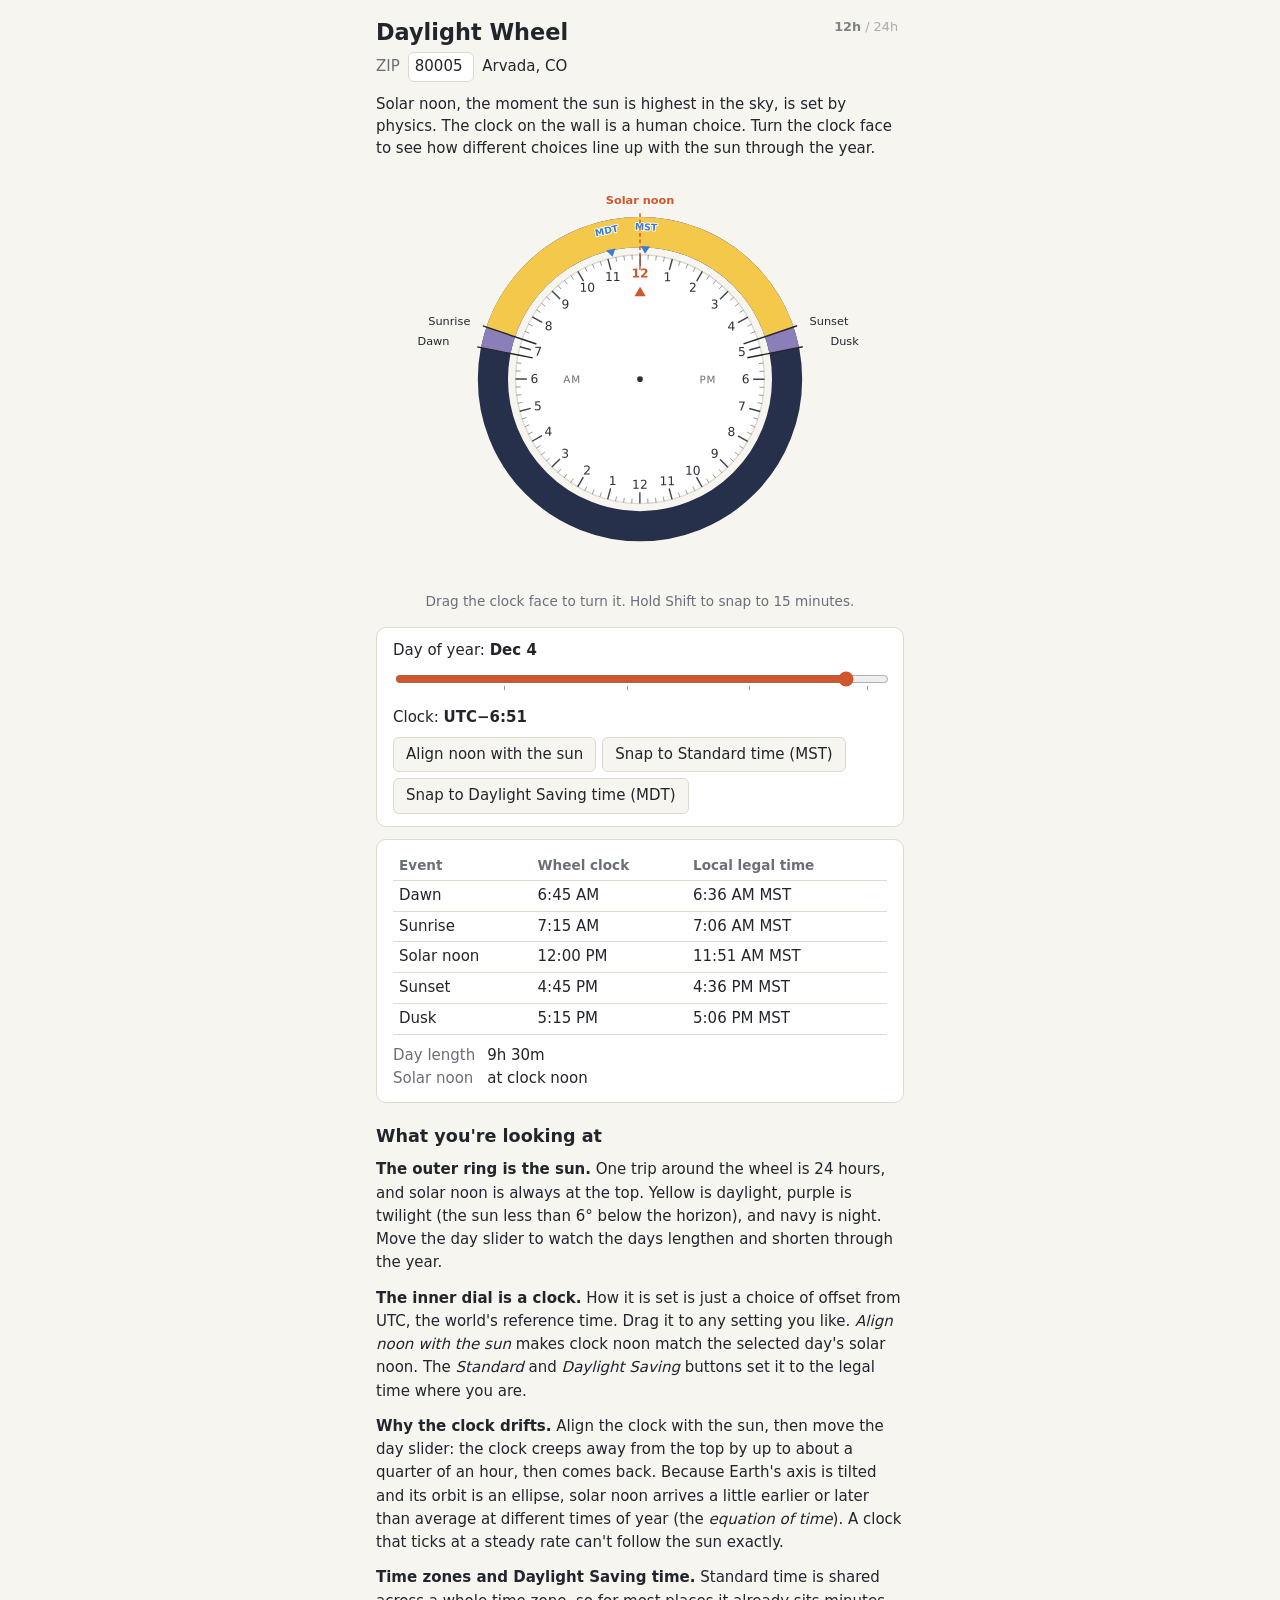
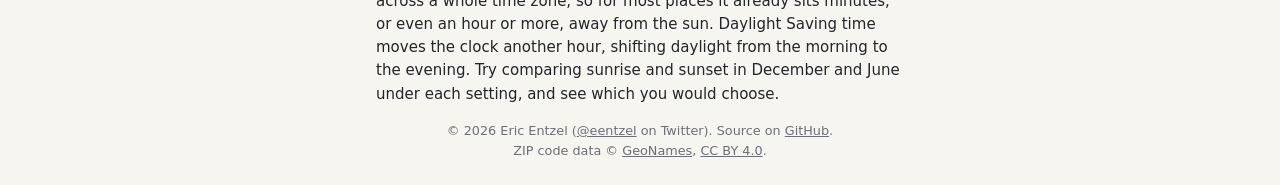
<file: index.html>
<!doctype html>
<html lang="en">
<head>
  <meta charset="utf-8">
  <meta name="viewport" content="width=device-width, initial-scale=1">
  <title>Daylight Wheel</title>
  <link rel="stylesheet" href="style.css">
  <script type="module" src="js/app.js"></script>
</head>
<body>
  <main>
    <header>
      <h1>Daylight Wheel</h1>
      <div class="location">
        <label for="zip">ZIP</label>
        <!-- Not an address form field: opt out of browser and password-manager autofill
             (1Password, LastPass, Bitwarden, Dashlane). -->
        <input id="zip" type="text" inputmode="numeric" maxlength="5"
          autocomplete="off" spellcheck="false"
          data-1p-ignore data-lpignore="true" data-bwignore data-form-type="other">
        <span id="place"></span>
        <span id="zip-status" class="zip-status" role="status"></span>
      </div>
      <button id="hour-format" class="corner-toggle" type="button"
        aria-label="Switch between 12-hour and 24-hour time">
        <span class="h12">12h</span> / <span class="h24">24h</span>
      </button>
    </header>

    <p class="intro">
      Solar noon, the moment the sun is highest in the sky, is set by physics. The clock
      on the wall is a human choice. Turn the clock face to see how different choices
      line up with the sun through the year.
    </p>

    <section class="wheel-wrap">
      <svg id="wheel" aria-label="Sun and clock wheel"></svg>
      <p class="hint">Drag the clock face to turn it. Hold Shift to snap to 15 minutes.</p>
    </section>

    <section class="controls">
      <label for="day">Day of year: <strong id="day-label"></strong></label>
      <input id="day" type="range" min="1" max="365" step="1" list="day-marks">
      <datalist id="day-marks"></datalist>

      <div class="offset-row">
        <span>Clock: <strong id="offset"></strong></span>
        <div class="offset-buttons">
          <button id="reset" type="button">Align noon with the sun</button>
        </div>
      </div>
    </section>

    <section class="readout">
      <table>
        <thead>
          <tr><th>Event</th><th>Wheel clock</th><th>Local legal time</th></tr>
        </thead>
        <tbody id="readout-body"></tbody>
      </table>
      <dl>
        <dt>Day length</dt><dd id="day-length"></dd>
        <dt>Solar noon</dt><dd id="noon-drift"></dd>
      </dl>
    </section>

    <section class="about">
      <h2>What you're looking at</h2>
      <p>
        <strong>The outer ring is the sun.</strong> One trip around the wheel is 24 hours,
        and solar noon is always at the top. Yellow is daylight, purple is twilight (the
        sun less than 6° below the horizon), and navy is night. Move the day slider to
        watch the days lengthen and shorten through the year.
      </p>
      <p>
        <strong>The inner dial is a clock.</strong> How it is set is just a choice of offset
        from UTC, the world's reference time. Drag it to any setting you like.
        <em>Align noon with the sun</em> makes clock noon match the selected day's solar
        noon. The <em>Standard</em> and <em>Daylight Saving</em> buttons set it to the
        legal time where you are.
      </p>
      <p>
        <strong>Why the clock drifts.</strong> Align the clock with the sun, then move the
        day slider: the clock creeps away from the top by up to about a quarter of an hour,
        then comes back. Because Earth's axis is tilted and its orbit is an ellipse, solar
        noon arrives a little earlier or later than average at different times of year
        (the <em>equation of time</em>). A clock that ticks at a steady rate can't follow
        the sun exactly.
      </p>
      <p>
        <strong>Time zones and Daylight Saving time.</strong> Standard time is shared
        across a whole time zone, so for most places it already sits minutes, or even an
        hour or more, away from the sun. Daylight Saving time moves the clock another hour,
        shifting daylight from the morning to the evening. Try comparing sunrise and sunset
        in December and June under each setting, and see which you would choose.
      </p>
    </section>

    <footer>
      <p>
        © 2026 Eric Entzel (<a href="https://twitter.com/eentzel">@eentzel</a> on Twitter).
        Source on <a href="https://github.com/eentzel/daylightwheel">GitHub</a>.
      </p>
      <p>
        ZIP code data © <a href="https://www.geonames.org/">GeoNames</a>,
        <a href="https://creativecommons.org/licenses/by/4.0/">CC BY 4.0</a>.
      </p>
    </footer>
  </main>
</body>
</html>
</file>
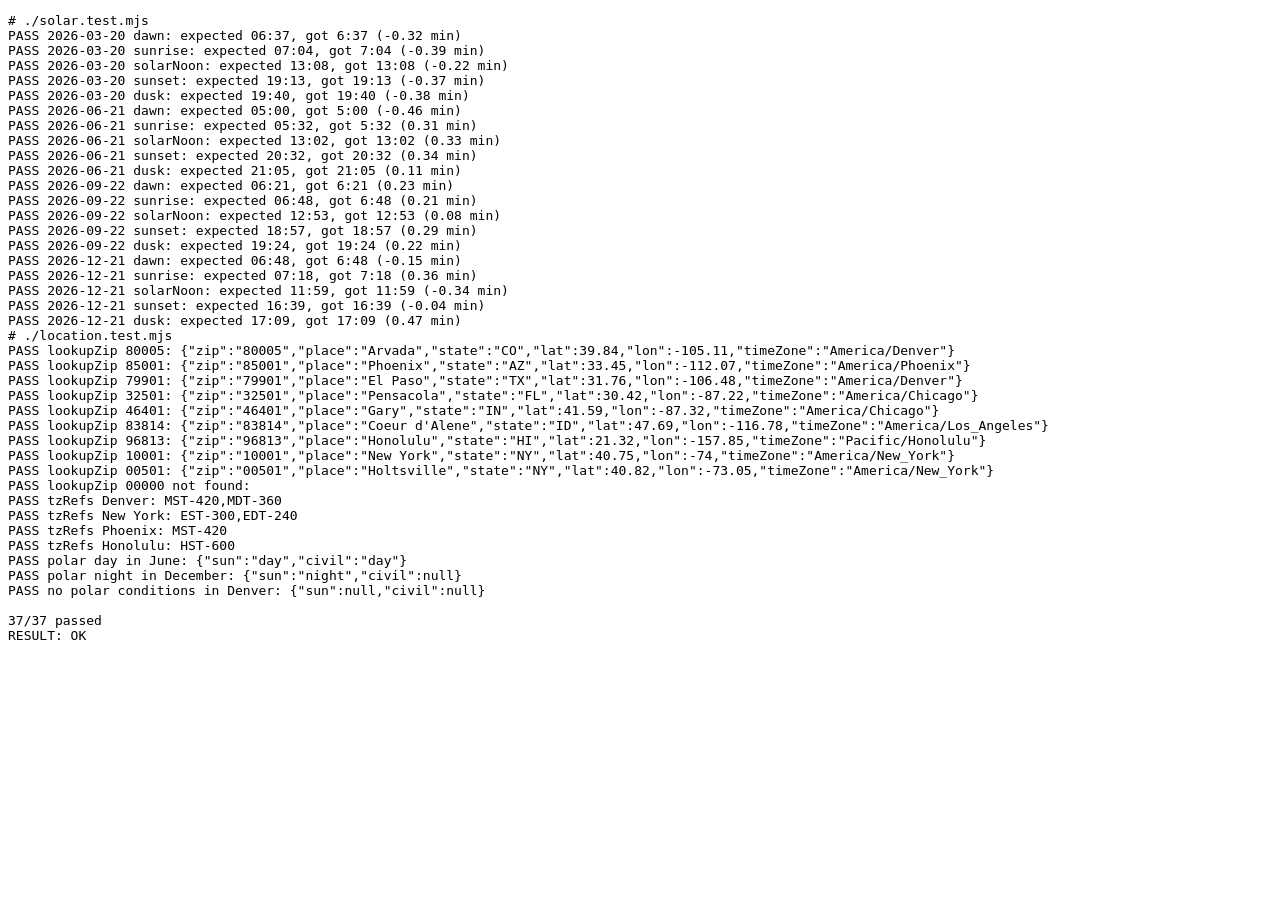
<file: test/index.html>
<!doctype html>
<html lang="en">
<head>
  <meta charset="utf-8">
  <title>Daylight tests</title>
</head>
<body>
  <pre id="out">running…</pre>
  <script type="module">
    const MODULES = ['./solar.test.mjs', './location.test.mjs'];
    const lines = [];
    let total = 0;
    let failed = 0;
    for (const path of MODULES) {
      lines.push(`# ${path}`);
      try {
        const { run } = await import(path);
        for (const r of await run()) {
          total++;
          if (!r.pass) failed++;
          lines.push(`${r.pass ? 'PASS' : 'FAIL'} ${r.name}: ${r.detail}`);
        }
      } catch (err) {
        total++;
        failed++;
        lines.push(`FAIL ${path} threw: ${err}`);
      }
    }
    document.getElementById('out').textContent = lines.join('\n') +
      `\n\n${total - failed}/${total} passed` +
      (failed ? '\nRESULT: FAIL' : '\nRESULT: OK');
  </script>
</body>
</html>
</file>
<file: style.css>
:root {
  --bg: #f7f5f0;
  --fg: #22252b;
  --muted: #6b6f78;
  --panel: #ffffff;
  --border: #dedad2;
  --night: #27304a;
  --twilight: #8a7fb8;
  --day: #f4c84a;
  --clock-face: #ffffff;
  --clock-ink: #2b2f38;
  --accent: #d0562c;
  --ref: #3a7bd5;
  --marker: #22252b;
  color-scheme: light dark;
}

@media (prefers-color-scheme: dark) {
  :root {
    --bg: #15171c;
    --fg: #e6e6e6;
    --muted: #9aa0aa;
    --panel: #1e2128;
    --border: #2f333c;
    --night: #2c3866;
    --twilight: #7465b0;
    --day: #e0b43a;
    --clock-face: #262a33;
    --clock-ink: #e6e6e6;
    --accent: #f07a4f;
    --ref: #6fa3f0;
    --marker: #f0f0f0;
  }
}

* { box-sizing: border-box; }

body {
  margin: 0;
  background: var(--bg);
  color: var(--fg);
  font: 15px/1.45 system-ui, -apple-system, "Segoe UI", sans-serif;
}

main {
  max-width: 560px;
  margin: 0 auto;
  padding: 16px;
}

header { position: relative; }
h1 { font-size: 1.4rem; margin: 0 0 4px; }

.corner-toggle {
  position: absolute;
  top: 0;
  right: 0;
  padding: 2px 6px;
  border: none;
  background: none;
  color: var(--muted);
  font-size: 0.8rem;
  opacity: 0.55;
  transition: opacity 0.15s;
}
.corner-toggle:hover, .corner-toggle:focus-visible { opacity: 1; }
.corner-toggle[data-mode="12"] .h12,
.corner-toggle[data-mode="24"] .h24 { color: var(--fg); font-weight: 600; }
.hint {
  color: var(--muted);
  margin: 0;
  text-align: center;
  font-size: 0.85rem;
}

.location {
  color: var(--muted);
  display: flex;
  flex-wrap: wrap;
  align-items: center;
  gap: 4px 8px;
}
.location input {
  width: 5.5ch;
  box-sizing: content-box;
  font: inherit;
  font-variant-numeric: tabular-nums;
  padding: 3px 6px;
  border: 1px solid var(--border);
  border-radius: 6px;
  background: var(--panel);
  color: var(--fg);
}
.location input:focus-visible { outline: 2px solid var(--ref); outline-offset: 1px; }
#place { color: var(--fg); }
.zip-status { color: var(--accent); font-size: 0.85rem; }

.intro { margin: 12px 0 0; }

.about {
  margin: 4px 0 16px;
  line-height: 1.55;
}
.about h2 { font-size: 1.1rem; margin: 20px 0 8px; }
.about p { margin: 0 0 12px; }

footer {
  color: var(--muted);
  font-size: 0.8rem;
  text-align: center;
  margin: 4px 0 8px;
}
footer p { margin: 2px 0; }
footer a { color: inherit; }

.wheel-wrap { margin: 8px 0 16px; }

#wheel {
  display: block;
  width: 100%;
  height: auto;
  aspect-ratio: 560 / 450;
  touch-action: none;
  user-select: none;
}

#wheel .night { stroke: var(--night); }
#wheel .twilight { fill: var(--twilight); }
#wheel .day { fill: var(--day); }

#wheel .clock { cursor: grab; outline: none; }
#wheel .clock.dragging { cursor: grabbing; }
#wheel .clock:focus-visible .clock-face { stroke: var(--ref); stroke-width: 3; }
#wheel .clock-face { fill: var(--clock-face); stroke: var(--border); stroke-width: 1.5; }
#wheel .tick { stroke: var(--clock-ink); stroke-width: 1; opacity: 0.5; }
#wheel .tick.hour { stroke-width: 1.5; opacity: 0.9; }
#wheel .numeral { fill: var(--clock-ink); font-size: 13px; }
#wheel .numeral.noon { fill: var(--accent); font-weight: 700; }
#wheel .noon-pointer { fill: var(--accent); }
#wheel .half-label { fill: var(--muted); font-size: 11px; letter-spacing: 0.08em; }
#wheel .hub { fill: var(--clock-ink); }

#wheel .markers { pointer-events: none; }
#wheel .marker line { stroke: var(--marker); stroke-width: 1.5; }
#wheel .marker.solarNoon line { stroke: var(--accent); stroke-dasharray: 4 3; }
#wheel .marker text { fill: var(--fg); font-size: 12px; }
#wheel .marker.solarNoon text { fill: var(--accent); font-weight: 600; }

#wheel .refs { pointer-events: none; }
#wheel .ref path { fill: var(--ref); }
#wheel .ref text {
  fill: var(--ref);
  font-size: 10px;
  font-weight: 600;
  /* Halo keeps the label readable over day, twilight or night. */
  stroke: var(--clock-face);
  stroke-width: 2px;
  stroke-linejoin: round;
  paint-order: stroke;
}

.controls, .readout {
  background: var(--panel);
  border: 1px solid var(--border);
  border-radius: 10px;
  padding: 12px 16px;
  margin-bottom: 12px;
}

.controls label { display: block; margin-bottom: 4px; }
.controls input[type="range"] { width: 100%; accent-color: var(--accent); }

.offset-row {
  display: flex;
  flex-wrap: wrap;
  gap: 8px;
  align-items: center;
  justify-content: space-between;
  margin-top: 10px;
}

.offset-buttons {
  display: flex;
  flex-wrap: wrap;
  gap: 6px;
}

button {
  font: inherit;
  padding: 6px 12px;
  border-radius: 6px;
  border: 1px solid var(--border);
  background: var(--bg);
  color: var(--fg);
  cursor: pointer;
}

table { width: 100%; border-collapse: collapse; font-variant-numeric: tabular-nums; }
th, td { text-align: left; padding: 4px 6px; border-bottom: 1px solid var(--border); }
th { font-weight: 600; color: var(--muted); font-size: 0.85rem; }

dl {
  display: grid;
  grid-template-columns: auto 1fr;
  gap: 2px 12px;
  margin: 10px 0 0;
}
dt { color: var(--muted); }
dd { margin: 0; font-variant-numeric: tabular-nums; }
</file>
